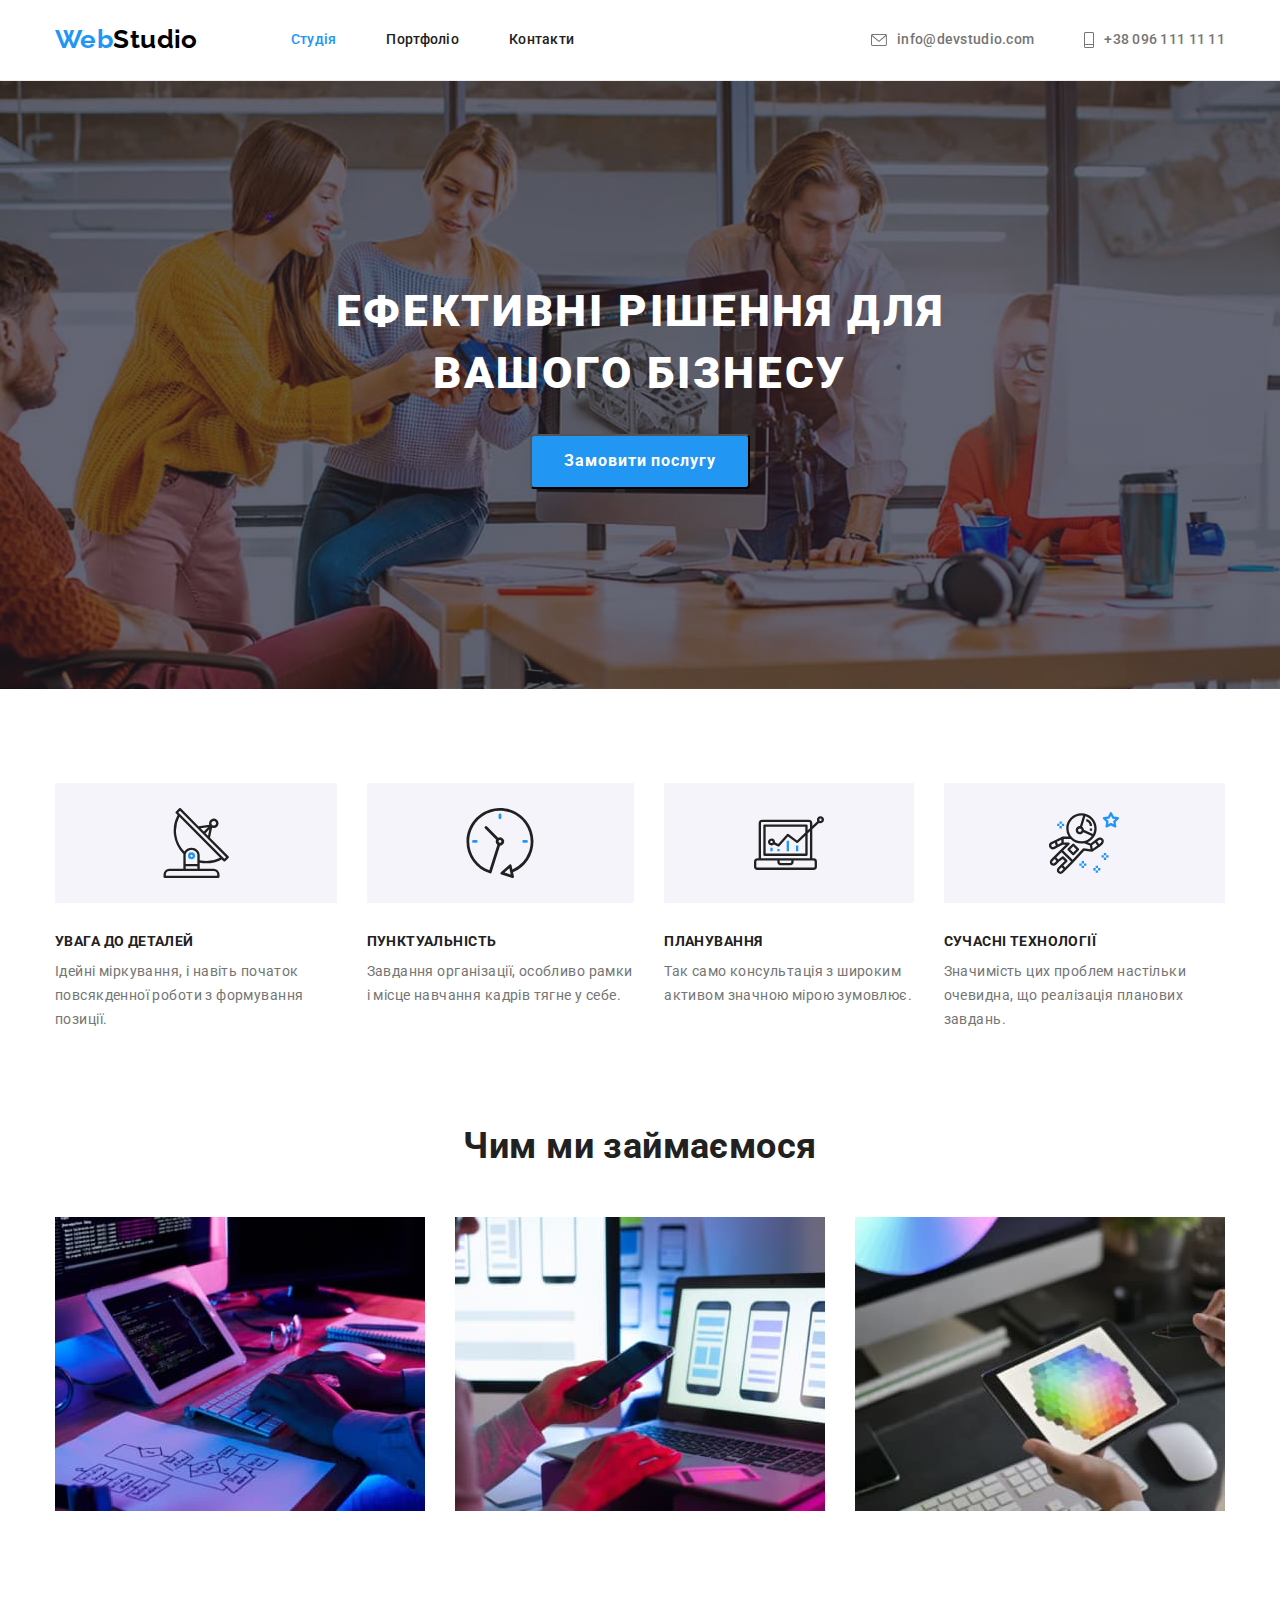
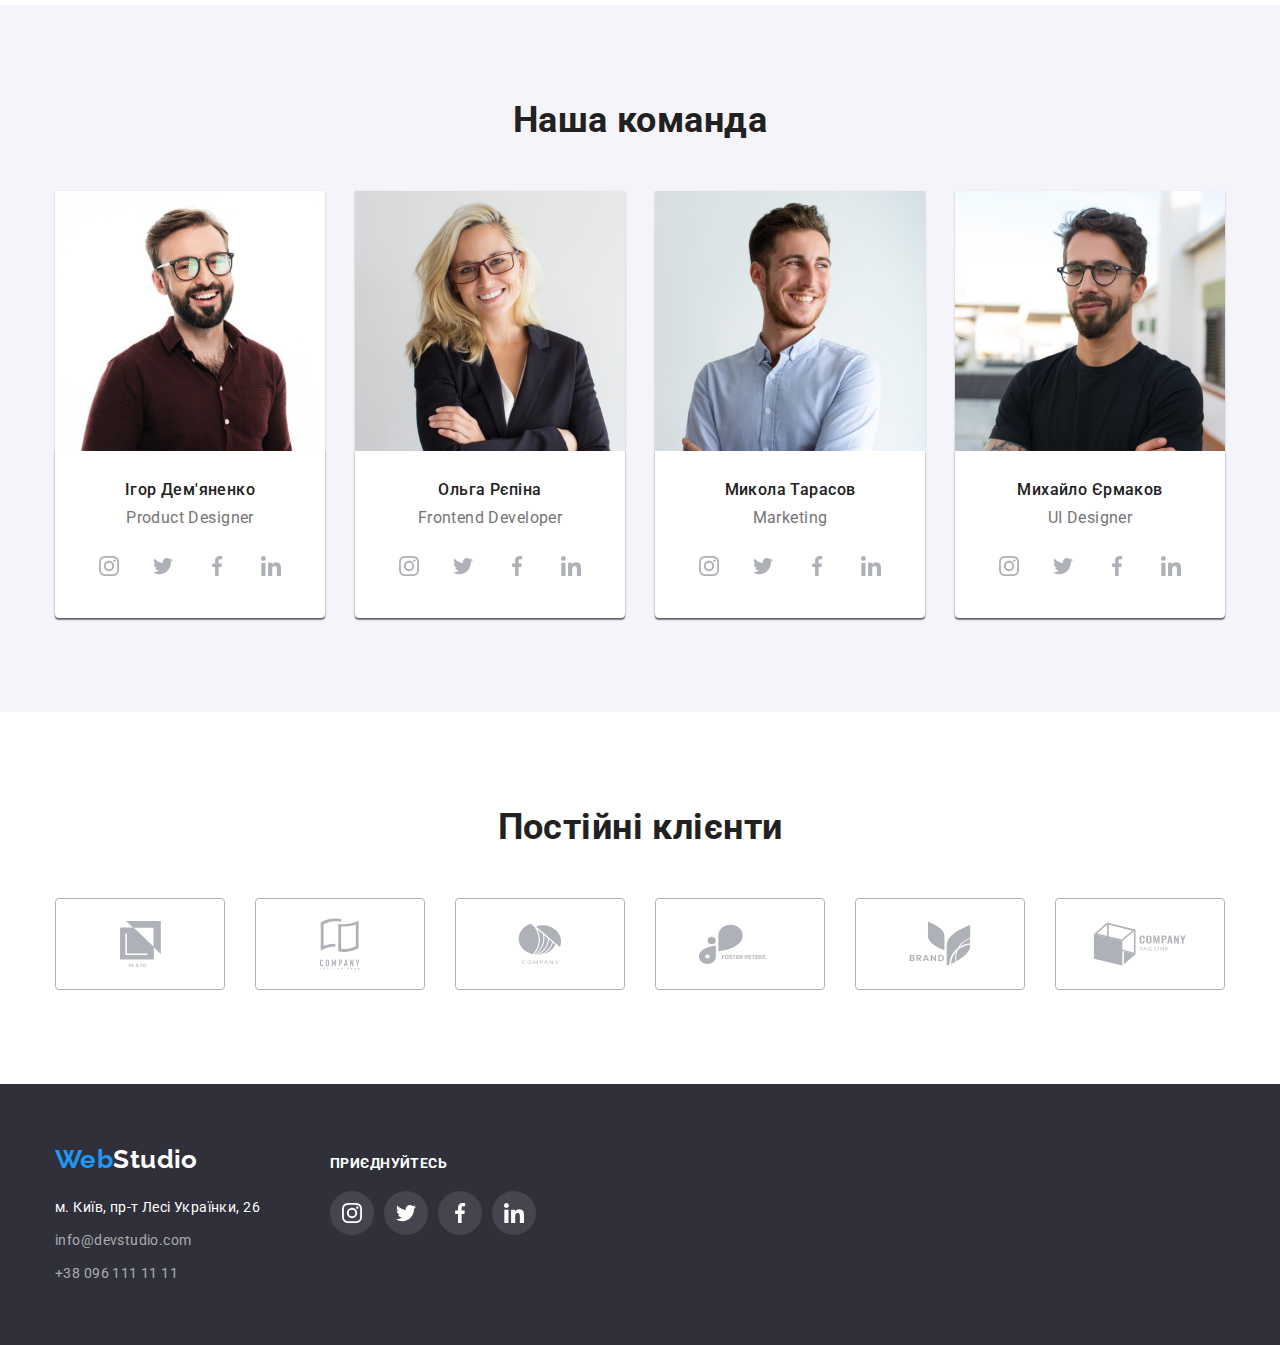
<file: index.html>
<!DOCTYPE html>
<html lang="uk">
  <head>
    <meta charset="UTF-8" />
    <meta http-equiv="X-UA-Compatible" content="IE=edge" />
    <meta name="viewport" content="width=device-width, initial-scale=1.0" />
    <title>Web Studio</title>
    <link rel="preconnect" href="https://fonts.googleapis.com" />
    <link rel="preconnect" href="https://fonts.gstatic.com" crossorigin />
    <link
      href="https://fonts.googleapis.com/css2?family=Raleway:wght@700&family=Roboto:wght@400;500;700;900&display=swap"
      rel="stylesheet"
    />
    <link
      rel="stylesheet"
      href="https://cdnjs.cloudflare.com/ajax/libs/modern-normalize/1.1.0/modern-normalize.min.css"
    />
    <link rel="stylesheet" href="./css/styles.css" />
  </head>
  <body>
    <!-- Шапка сторінки -->
    <header>
      <!-- Навігація на інші сторінки -->
      <div class="container main-nav">
        <nav class="main-nav">
          <a href="./index.html" class="logo main-nav"
            ><span class="logo-word">Web</span>Studio</a
          >
          <ul class="site-nav">
            <li class="item">
              <a href="./index.html" class="link current">Студія</a>
            </li>
            <li class="item">
              <a href="./portfolio.html" class="link">Портфоліо</a>
            </li>
            <li class="item"><a href="#" class="link">Контакти</a></li>
          </ul>
        </nav>
        <!-- Контакти -->
        <ul class="auth-nav">
          <li class="item">
            <a href="mailto:info@devstudio.com" class="link">
              <svg class="envelope" height="12" width="16">
                <use href="./images/sprite.svg#icon-envelope"></use>
              </svg>
              info@devstudio.com
            </a>
          </li>
          <li class="item">
            <a href="tel:+380961111111" class="link">
              <svg class="tel" height="16" width="10">
                <use href="./images/sprite.svg#icon-tel"></use>
              </svg>
              +38 096 111 11 11
            </a>
          </li>
        </ul>
      </div>
    </header>
    <!-- Основний контент -->
    <main>
      <!-- Герой -->
      <section class="hero">
        <div class="container">
          <h1 class="hero-title">Ефективні рішення для вашого бізнесу</h1>
          <button type="button" class="button primary">Замовити послугу</button>
        </div>
      </section>
      <!-- Наші особливості -->
      <section class="section">
        <div class="container">
          <h2 class="section-title visually-hidden">Наші особливості</h2>
          <ul class="features">
            <li class="item">
              <div class="icon">
                <svg width="70" height="70">
                  <use href="./images/sprite.svg#icon-details"></use>
                </svg>
              </div>
              <h3 class="title">Увага до деталей</h3>
              <p class="text">
                Ідейні міркування, і навіть початок повсякденної роботи з
                формування позиції.
              </p>
            </li>
            <li class="item">
              <div class="icon">
                <svg width="70" height="70">
                  <use href="./images/sprite.svg#icon-clock"></use>
                </svg>
              </div>
              <h3 class="title">Пунктуальність</h3>
              <p class="text">
                Завдання організації, особливо рамки і місце навчання кадрів
                тягне у себе.
              </p>
            </li>
            <li class="item">
              <div class="icon">
                <svg width="70" height="70">
                  <use href="./images/sprite.svg#icon-diagram"></use>
                </svg>
              </div>
              <h3 class="title">Планування</h3>
              <p class="text">
                Так само консультація з широким активом значною мірою зумовлює.
              </p>
            </li>
            <li class="item">
              <div class="icon">
                <svg width="70" height="70">
                  <use href="./images/sprite.svg#icon-astronaut"></use>
                </svg>
              </div>
              <h3 class="title">Сучасні технології</h3>
              <p class="text">
                Значимість цих проблем настільки очевидна, що реалізація
                планових завдань.
              </p>
            </li>
          </ul>
        </div>
      </section>
      <!-- Чим ми займаємося -->
      <section class="section no-padding">
        <div class="container">
          <h2 class="section-title">Чим ми займаємося</h2>
          <ul class="section-list">
            <li class="item">
              <img src="./images/img.jpg" alt="Десктопні додатки" width="370" />
            </li>
            <li class="item">
              <img
                src="./images/img-2.jpg"
                alt="Мобільні додатки"
                width="370"
              />
            </li>
            <li class="item">
              <img
                src="./images/img-3.jpg"
                alt="Дизайнерські рішення"
                width="370"
              />
            </li>
          </ul>
        </div>
      </section>
      <!-- Наша команда -->
      <section class="section">
        <div class="container">
          <h2 class="section-title">Наша команда</h2>
          <ul class="worker">
            <li class="item">
              <img
                src="./images/img-4.jpg"
                alt="Усміхнений мужчина в окулярах"
                width="270"
                class="img"
              />
              <div class="element">
                <h3 class="worker-title">Ігор Дем'яненко</h3>
                <p lang="en" class="worker-text">Product Designer</p>
                <ul class="network">
                  <li>
                    <a class="link" href="">
                      <svg height="20" width="20">
                        <use href="./images/sprite.svg#icon-instagram"></use>
                      </svg>
                    </a>
                  </li>
                  <li>
                    <a class="link" href="">
                      <svg height="20" width="20">
                        <use href="./images/sprite.svg#icon-twitter"></use>
                      </svg>
                    </a>
                  </li>
                  <li>
                    <a class="link" href="">
                      <svg height="20" width="20">
                        <use href="./images/sprite.svg#icon-facebook"></use>
                      </svg>
                    </a>
                  </li>
                  <li>
                    <a class="link" href="">
                      <svg height="20" width="20">
                        <use href="./images/sprite.svg#icon-linkedin"></use>
                      </svg>
                    </a>
                  </li>
                </ul>
              </div>
            </li>
            <li class="item">
              <img
                src="./images/img-5.jpg"
                alt="Усміхнена дівчина"
                width="270"
                class="img"
              />
              <div class="element">
                <h3 class="worker-title">Ольга Рєпіна</h3>
                <p lang="en" class="worker-text">Frontend Developer</p>
                <ul class="network">
                  <li>
                    <a class="link" href="">
                      <svg height="20" width="20">
                        <use href="./images/sprite.svg#icon-instagram"></use>
                      </svg>
                    </a>
                  </li>
                  <li>
                    <a class="link" href="">
                      <svg height="20" width="20">
                        <use href="./images/sprite.svg#icon-twitter"></use>
                      </svg>
                    </a>
                  </li>
                  <li>
                    <a class="link" href="">
                      <svg height="20" width="20">
                        <use href="./images/sprite.svg#icon-facebook"></use>
                      </svg>
                    </a>
                  </li>
                  <li>
                    <a class="link" href="">
                      <svg height="20" width="20">
                        <use href="./images/sprite.svg#icon-linkedin"></use>
                      </svg>
                    </a>
                  </li>
                </ul>
              </div>
            </li>
            <li class="item">
              <img
                src="./images/img-6.jpg"
                alt="Усміхнений хлопець"
                width="270"
                class="img"
              />
              <div class="element">
                <h3 class="worker-title">Микола Тарасов</h3>
                <p lang="en" class="worker-text">Marketing</p>
                <ul class="network">
                  <li>
                    <a class="link" href="">
                      <svg height="20" width="20">
                        <use href="./images/sprite.svg#icon-instagram"></use>
                      </svg>
                    </a>
                  </li>
                  <li>
                    <a class="link" href="">
                      <svg height="20" width="20">
                        <use href="./images/sprite.svg#icon-twitter"></use>
                      </svg>
                    </a>
                  </li>
                  <li>
                    <a class="link" href="">
                      <svg height="20" width="20">
                        <use href="./images/sprite.svg#icon-facebook"></use>
                      </svg>
                    </a>
                  </li>
                  <li>
                    <a class="link" href="">
                      <svg height="20" width="20">
                        <use href="./images/sprite.svg#icon-linkedin"></use>
                      </svg>
                    </a>
                  </li>
                </ul>
              </div>
            </li>
            <li class="item">
              <img
                src="./images/img-7.jpg"
                alt="Хлопець в окулярах"
                width="270"
                class="img"
              />
              <div class="element">
                <h3 class="worker-title">Михайло Єрмаков</h3>
                <p lang="en" class="worker-text">UI Designer</p>
                <ul class="network">
                  <li>
                    <a class="link" href="">
                      <svg height="20" width="20">
                        <use href="./images/sprite.svg#icon-instagram"></use>
                      </svg>
                    </a>
                  </li>
                  <li>
                    <a class="link" href="">
                      <svg height="20" width="20">
                        <use href="./images/sprite.svg#icon-twitter"></use>
                      </svg>
                    </a>
                  </li>
                  <li>
                    <a class="link" href="">
                      <svg height="20" width="20">
                        <use href="./images/sprite.svg#icon-facebook"></use>
                      </svg>
                    </a>
                  </li>
                  <li>
                    <a class="link" href="">
                      <svg height="20" width="20">
                        <use href="./images/sprite.svg#icon-linkedin"></use>
                      </svg>
                    </a>
                  </li>
                </ul>
              </div>
            </li>
          </ul>
        </div>
      </section>
      <!-- Постійні клієнти -->
      <section class="section">
        <div class="container">
          <h2 class="section-title">Постійні клієнти</h2>
          <ul class="list-company">
            <li>
              <a class="link" href="">
                <svg width="41" height="46.7">
                  <use href="./images/sprite.svg#icon-company1"></use>
                </svg>
              </a>
            </li>
            <li>
              <a class="link" href="">
                <svg width="40" height="52">
                  <use href="./images/sprite.svg#icon-company2"></use>
                </svg>
              </a>
            </li>
            <li>
              <a class="link" href="">
                <svg width="43.63" height="41.18">
                  <use href="./images/sprite.svg#icon-company3"></use>
                </svg>
              </a>
            </li>
            <li>
              <a class="link" href="">
                <svg width="84.44" height="40.62">
                  <use href="./images/sprite.svg#icon-company4"></use>
                </svg>
              </a>
            </li>
            <li>
              <a class="link" href="">
                <svg width="62.54" height="45.43">
                  <use href="./images/sprite.svg#icon-company5"></use>
                </svg>
              </a>
            </li>
            <li>
              <a class="link" href="">
                <svg width="93.79" height="43.93">
                  <use href="./images/sprite.svg#icon-company6"></use>
                </svg>
              </a>
            </li>
          </ul>
        </div>
      </section>
    </main>
    <!-- Футер -->
    <footer class="footer">
      <div class="container">
        <div>
          <a href="./index.html" class="logo"
            ><span class="logo-word">Web</span>Studio</a
          >
          <!-- адреса -->
          <address>
            <ul class="adress">
              <li class="item">
                <a
                  href="https://goo.gl/maps/bKzN3VFKRx83bwKXA"
                  target="_blank"
                  rel="noopener noreferrer nofollow"
                  class="adress-title"
                  >м. Київ, пр-т Лесі Українки, 26</a
                >
              </li>
              <li>
                <a href="mailto:info@devstudio.com" class="adress-link"
                  >info@devstudio.com</a
                >
              </li>
              <li>
                <a href="tel:+380961111111" class="adress-link"
                  >+38 096 111 11 11</a
                >
              </li>
            </ul>
          </address>
        </div>
        <!-- соціальні мережі -->
        <div class="footer-network">
          <p class="network-title">приєднуйтесь</p>
          <ul class="network-list">
            <li>
              <a class="link" href="">
                <svg height="20" width="20">
                  <use href="./images/sprite.svg#icon-instagram"></use>
                </svg>
              </a>
            </li>
            <li>
              <a class="link" href="">
                <svg height="20" width="20">
                  <use href="./images/sprite.svg#icon-twitter"></use>
                </svg>
              </a>
            </li>
            <li>
              <a class="link" href="">
                <svg height="20" width="20">
                  <use href="./images/sprite.svg#icon-facebook"></use>
                </svg>
              </a>
            </li>
            <li>
              <a class="link" href="">
                <svg height="20" width="20">
                  <use href="./images/sprite.svg#icon-linkedin"></use>
                </svg>
              </a>
            </li>
          </ul>
        </div>
      </div>
    </footer>
  </body>
</html>
</file>
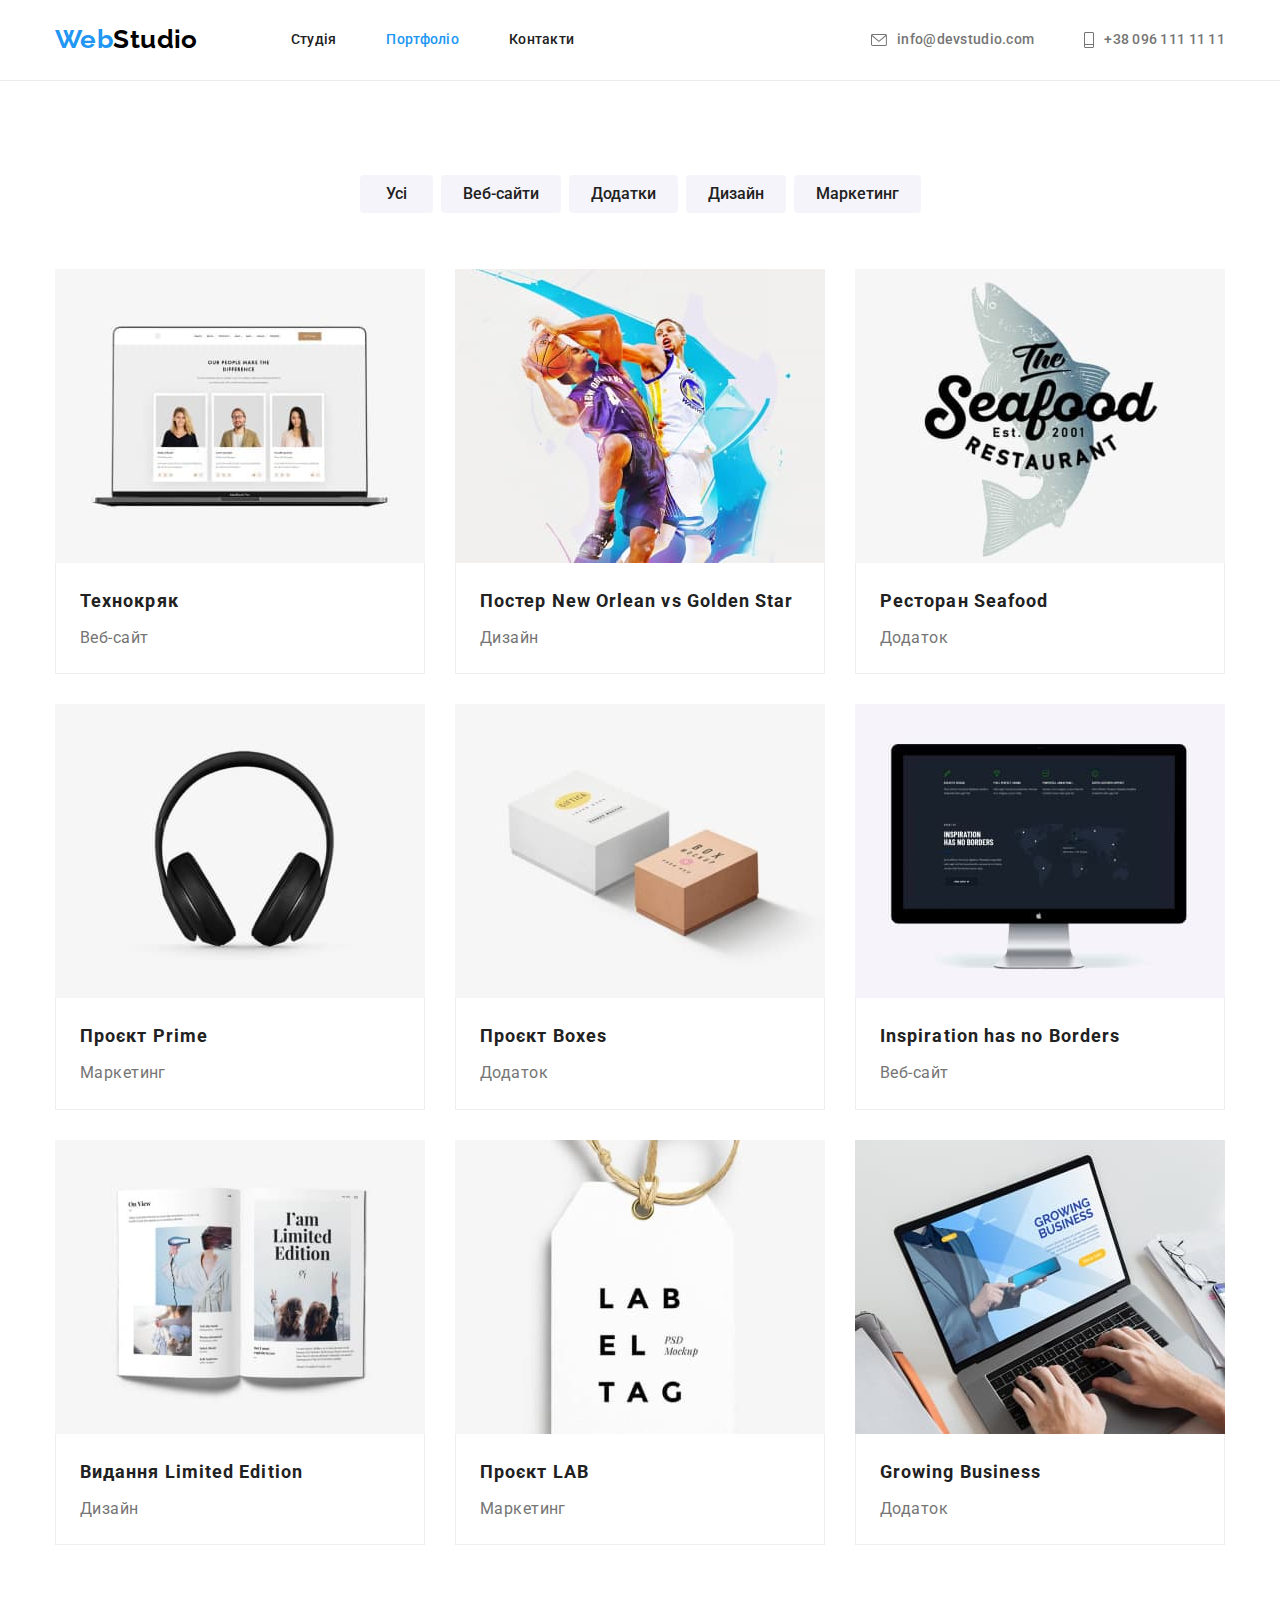
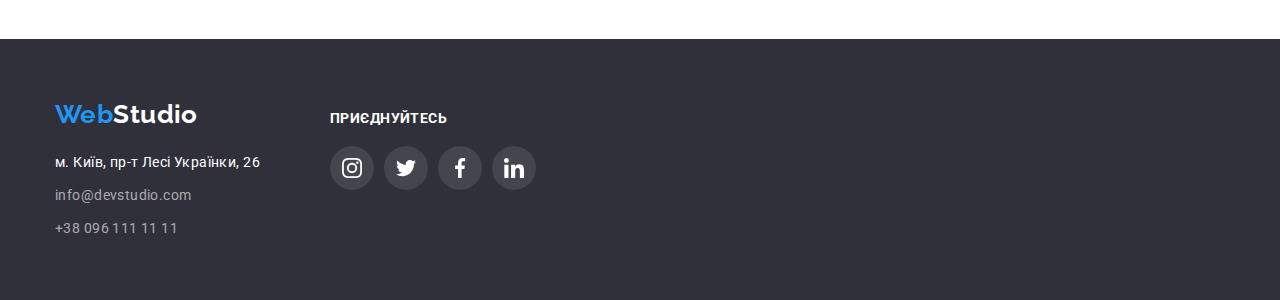
<file: portfolio.html>
<!DOCTYPE html>
<html lang="uk">
  <head>
    <meta charset="UTF-8" />
    <meta http-equiv="X-UA-Compatible" content="IE=edge" />
    <meta name="viewport" content="width=device-width, initial-scale=1.0" />
    <title>Web Studio</title>
    <link rel="preconnect" href="https://fonts.googleapis.com" />
    <link rel="preconnect" href="https://fonts.gstatic.com" crossorigin />
    <link
      href="https://fonts.googleapis.com/css2?family=Raleway:wght@700&family=Roboto:wght@400;500;700;900&display=swap"
      rel="stylesheet"
    />
    <link
      rel="stylesheet"
      href="https://cdnjs.cloudflare.com/ajax/libs/modern-normalize/1.1.0/modern-normalize.min.css"
    />
    <link rel="stylesheet" href="./css/styles.css" />
  </head>
  <body>
    <!-- Шапка сторінки -->
    <header>
      <!-- Навігація на інші сторінки -->
      <div class="container main-nav">
        <nav class="main-nav">
          <a href="./index.html" class="logo main-nav"
            ><span class="logo-word">Web</span>Studio</a
          >
          <ul class="site-nav">
            <li class="item">
              <a href="./index.html" class="link">Студія</a>
            </li>
            <li class="item">
              <a href="./portfolio.html" class="link current">Портфоліо</a>
            </li>
            <li class="item"><a href="#" class="link">Контакти</a></li>
          </ul>
        </nav>
        <!-- Контакти -->
        <ul class="auth-nav">
          <li class="item">
            <a href="mailto:info@devstudio.com" class="link">
              <svg class="envelope" height="12" width="16">
                <use href="./images/sprite.svg#icon-envelope"></use>
              </svg>
              info@devstudio.com
            </a>
          </li>
          <li class="item">
            <a href="tel:+380961111111" class="link">
              <svg class="tel" height="16" width="10">
                <use href="./images/sprite.svg#icon-tel"></use>
              </svg>
              +38 096 111 11 11
            </a>
          </li>
        </ul>
      </div>
    </header>
    <!--  Основний контент -->
    <main>
      <section class="section">
        <div class="container">
          <!-- заголовок -->
          <h1 class="visually-hidden">Портфоліо</h1>
          <!-- кнопки-фільтри -->
          <ul class="filter">
            <li class="item">
              <button type="button" class="button secondary current">
                Усі
              </button>
            </li>
            <li class="item">
              <button type="button" class="button secondary">Веб-сайти</button>
            </li>
            <li class="item">
              <button type="button" class="button secondary">Додатки</button>
            </li>
            <li class="item">
              <button type="button" class="button secondary">Дизайн</button>
            </li>
            <li class="item">
              <button type="button" class="button secondary">Маркетинг</button>
            </li>
          </ul>
          <!-- картки портфоліо -->
          <ul class="work-list">
            <li>
              <a href="" class="link">
                <img
                  src="./images/img-8(1).jpg"
                  alt="Група людей"
                  width="370"
                />
                <div class="project">
                  <h2 class="project-title">Технокряк</h2>
                  <p class="project-text">Веб-сайт</p>
                </div>
              </a>
            </li>
            <li>
              <a href="" class="link">
                <img src="./images/img-8.jpg" alt="Баскетболісти" width="370" />
                <div class="project">
                  <h2 class="project-title">
                    Постер New Orlean vs Golden Star
                  </h2>
                  <p class="project-text">Дизайн</p>
                </div>
              </a>
            </li>
            <li>
              <a href="" class="link">
                <img
                  src="./images/img-9.jpg"
                  alt="Лого ресторану"
                  width="370"
                />
                <div class="project">
                  <h2 class="project-title">Ресторан Seafood</h2>
                  <p class="project-text">Додаток</p>
                </div>
              </a>
            </li>
            <li>
              <a href="" class="link">
                <img src="./images/img-10.jpg" alt="Навушники" width="370" />
                <div class="project">
                  <h2 class="project-title">Проєкт Prime</h2>
                  <p class="project-text">Маркетинг</p>
                </div>
              </a>
            </li>
            <li>
              <a href="" class="link">
                <img src="./images/img-11.jpg" alt="Коробки" width="370" />
                <div class="project">
                  <h2 class="project-title">Проєкт Boxes</h2>
                  <p class="project-text">Додаток</p>
                </div>
              </a>
            </li>
            <li>
              <a href="" class="link">
                <img src="./images/img-12.jpg" alt="Монітор" width="370" />
                <div class="project">
                  <h2 lang="en" class="project-title">
                    Inspiration has no Borders
                  </h2>
                  <p class="project-text">Веб-сайт</p>
                </div>
              </a>
            </li>
            <li>
              <a href="" class="link">
                <img src="./images/img-13.jpg" alt="Журнал" width="370" />
                <div class="project">
                  <h2 class="project-title">Видання Limited Edition</h2>
                  <p class="project-text">Дизайн</p>
                </div>
              </a>
            </li>
            <li>
              <a href="" class="link">
                <img src="./images/img-14.jpg" alt="Бірка" width="370" />
                <div class="project">
                  <h2 class="project-title">Проєкт LAB</h2>
                  <p class="project-text">Маркетинг</p>
                </div>
              </a>
            </li>
            <li>
              <a href="" class="link">
                <img src="./images/img-15.jpg" alt="Ноутбук" width="370" />
                <div class="project">
                  <h2 lang="en" class="project-title">Growing Business</h2>
                  <p class="project-text">Додаток</p>
                </div>
              </a>
            </li>
          </ul>
        </div>
      </section>
    </main>
    <!-- Футер -->
    <footer class="footer">
      <div class="container">
        <div>
          <a href="./index.html" class="logo"
            ><span class="logo-word">Web</span>Studio</a
          >
          <!-- адреса -->
          <address>
            <ul class="adress">
              <li class="item">
                <a
                  href="https://goo.gl/maps/bKzN3VFKRx83bwKXA"
                  target="_blank"
                  rel="noopener noreferrer nofollow"
                  class="adress-title"
                  >м. Київ, пр-т Лесі Українки, 26</a
                >
              </li>
              <li>
                <a href="mailto:info@devstudio.com" class="adress-link"
                  >info@devstudio.com</a
                >
              </li>
              <li>
                <a href="tel:+380961111111" class="adress-link"
                  >+38 096 111 11 11</a
                >
              </li>
            </ul>
          </address>
        </div>
        <!-- соціальні мережі -->
        <div class="footer-network">
          <p class="network-title">приєднуйтесь</p>
          <ul class="network-list">
            <li>
              <a class="link" href="">
                <svg height="20" width="20">
                  <use href="./images/sprite.svg#icon-instagram"></use>
                </svg>
              </a>
            </li>
            <li>
              <a class="link" href="">
                <svg height="20" width="20">
                  <use href="./images/sprite.svg#icon-twitter"></use>
                </svg>
              </a>
            </li>
            <li>
              <a class="link" href="">
                <svg height="20" width="20">
                  <use href="./images/sprite.svg#icon-facebook"></use>
                </svg>
              </a>
            </li>
            <li>
              <a class="link" href="">
                <svg height="20" width="20">
                  <use href="./images/sprite.svg#icon-linkedin"></use>
                </svg>
              </a>
            </li>
          </ul>
        </div>
      </div>
    </footer>
  </body>
</html>
</file>
<file: css/styles.css>
:root {
    --primary-text-color:#757575;
    --secondary-gray-color:#F5F4FA;
    --title-text-color:#212121;
    --accent-color:#2196F3;
    --primary-white-color:#FFFFFF;
    --secondary-white-color:rgba(255, 255, 255, 0.6);
    --background-grey:#2F303A;
    --hover-blue-color:#188CE8;
    --primary-icon-color:#AFB1B8;
}

header {
    border-bottom: 1px solid #ECECEC;
}

body {
    background-color: var(--primary-white-color);
    color: var(--primary-text-color);

    font-family: roboto, sans-serif;
    letter-spacing: 0.03em;
    font-size: 14px;
}

h1, h2, h3, p, ul {
    margin-top: 0;
    margin-bottom: 0;
}

img, svg {
    display: block;
}

.container {
margin: 0 auto;
padding: 0 15px;
width: 1200px;
}

/* logo */
.logo {
    color: #000000;

    font-family: Raleway, sans-serif;
    font-weight: 700;
    font-size: 26px;
    text-decoration: none;
}

.logo-word {
    color: var(--accent-color);

    font-family: Raleway, sans-serif;
}

/* маркери */
ul {
    list-style: none;
    padding-inline-start: 0;
}

/* прихований текст */
.visually-hidden {
  position: absolute;
    white-space: nowrap;
    width: 1px;
    height: 1px;
    overflow: hidden;
    border: 0;
    padding: 0;
    clip: rect(0 0 0 0);
    clip-path: inset(50%);
    margin: -1px;
}

/* main nav */
.main-nav {
    display: flex;
    align-self: center;
}

/* site nav */
.site-nav {
    display: flex;
    gap:50px;
    margin-left: 93px;
}

.site-nav .item {
    flex-basis: calc((100%-100px)/3);
}

.site-nav .link {
    display: block;
    padding-top: 32px;
    padding-bottom: 32px;

    color: var(--title-text-color);
    letter-spacing: 0.02em;

    font-weight: 500;
    line-height: 1.14;
    text-decoration: none;
}

.site-nav .link:hover,
.site-nav .link:focus {
    color: var(--accent-color);
}

.site-nav .link.current {
    color: var(--accent-color);
}

/* контакти */
.auth-nav {
    display: flex;
    margin-left: auto;
}

.auth-nav .item+ .item {
    margin-left: 50px;
}

.auth-nav .item {
    display: flex;
    align-items: center;
}

.auth-nav .tel,
.auth-nav .envelope {
    margin-right: 10px;
}

.auth-nav .link {
    display: flex;
    padding-top: 32px;
    padding-bottom: 32px;
    align-items:center;

    color: var(--primary-text-color);
    fill: var(--primary-text-color);

    font-weight: 500;
    line-height: 1.14;
    letter-spacing: 0.02em;
    text-decoration: none;
}

.auth-nav .link:hover,
.auth-nav .link:focus {
    color: var(--accent-color);
    fill: currentColor;
}

/* footer */
.footer {
    padding-top: 60px;
    padding-bottom: 60px;

    background-color: var(--background-grey);
}

.footer .logo {
    display: block;
    margin-bottom: 20px;

    color: var(--primary-white-color);

    font-family: Raleway, sans-serif;
    font-weight: 700;
    font-size: 26px;
    line-height: calc(31/26);
    text-decoration: none;
}

.footer .container {
    display: flex;
    align-items:baseline;
}

.adress {
    display: flex;
    flex-direction: column;
    gap:9px;

    font-style: normal;   
}

.adress-title {
    color: var(--primary-white-color);

    text-decoration: none;
    line-height: calc(24/14);
}

.adress-link {
    color: var(--secondary-white-color);

    text-decoration: none;
    line-height: calc(24/14);
}

.adress-link:hover,
.adress-link:focus {
    color: var(--accent-color);
}

.footer-network {
    margin-left: 70px;
    width: 206px;
}

.footer-network .network-title {
    margin-bottom: 20px;

    font-size: 14px;
    font-weight: 700;
    line-height: calc(16/14);
    text-transform: uppercase;

    color: var(--primary-white-color);
}

.footer-network .network-list {
    display: flex;
    justify-content: space-between;
    align-items:center;
}

.footer-network .link {
    display: flex;
    justify-content: center;
    align-items:center;
    height: 44px;
    width: 44px;
    border-radius:50%;

    background-color: rgba(255, 255, 255, 0.1);
}

.footer-network .link {
    fill: var(--primary-white-color);
}

.footer-network .link:hover,
.footer-network .link:focus {
    background-color: var(--accent-color);
}


/* index */
/* hero */
.hero {
    max-width: 1600px;
    margin: 0 auto;
    padding-top: 200px;
    padding-bottom: 200px;

    background-color: var(--background-grey);
    background-image:linear-gradient(
        to right, 
        rgba(47, 48, 58, 0.4), 
        rgba(47, 48, 58, 0.4)
        ), 
        url(../images/img-hero.jpg);
    background-position: center;
    background-size: cover;

    text-align: center;
}

.hero-title {
    width: 696px;
    margin: 0 auto;
    margin-bottom: 30px;

    color: var(--primary-white-color);

    font-style: normal;
    font-weight: 900;
    font-size: 44px;
    line-height: 1.4;
    letter-spacing: 0.06em;
    text-transform: uppercase;
}

/* button */
.button {
    display: inline-block;
    border-radius: 4px;
    text-align: center;

    color: var(--primary-white-color);
    background-color: var(--accent-color);

    font-family: inherit;
    font-weight: 700;
    font-size: 16px;
    line-height: 1.9;
}

.button.primary {
    padding: 10px 32px;
    min-width: 216px;

    color: var(--primary-white-color);
    background-color: var(--accent-color);

    letter-spacing: 0.06em;
    cursor: pointer;
}

.button.primary:hover {
    color: var(--primary-white-color);
    background-color: var(--hover-blue-color);
}

.button.primary:focus {
    color: var(--primary-white-color);
    background-color: var(--hover-blue-color);
}

/* features */
.features {
    display: flex;
    gap: 30px;
}

.features .icon {
    display: flex;
    align-items:center;
    justify-content: center;
    margin-bottom: 30px;
    height: 120px;

    background-color: var(--secondary-gray-color);
}

.features .title {
    margin-bottom: 10px;

    color: var(--title-text-color);

    font-size: 14px;
    line-height: calc(16/14);
    text-transform: uppercase;
}

.features .item {
    flex-basis: calc((100%-90px)/4);
}

.features .text {
    line-height: calc(24/14);
}

/* section */
.section {
    padding-top: 94px;
    padding-bottom: 94px;
}

.section:nth-child(4) {
    background-color: var(--secondary-gray-color);
}

.section.no-padding {
    padding-top: 0;
}

.section-title {
    margin-bottom: 50px;

    color: var(--title-text-color);

    font-size: 36px;
    line-height: calc(42/36);
    text-align: center;
}

.section-list {
    display: flex;
    gap: 30px;
}

.section-list .item {
    flex-basis: calc((100%-60)/3);
}

/* команда */
.team {
    padding-top: 94px;
    padding-bottom: 94px;

    background-color: var(--secondary-gray-color);
}
.worker .worker-title {
    margin-bottom: 10px;

    color: var(--title-text-color);

    font-weight: 500; 
    font-size: 16px;
    line-height: calc(18.75/16);
    text-align: center;
}

.worker {
    display: flex;
    gap:30px;
}

.worker .item {
    flex-basis: calc((100%-90px)/4);
}

.worker .worker-text {
    font-size: 16px;
    line-height: calc(18.75/16);
    text-align: center;
    margin-bottom: 16px;
}

.worker .network {
    display: flex;
    margin: 0 32px;
    gap:10px;
    align-items:center;
}

.network .link {
    display: flex;
    border-radius:50%;
    justify-content: center;
    align-items:center;
    height: 44px;
    width: 44px;

    fill: #AFB1B8;
    color: var(--primary-white-color);
}

.network .link:hover,
.network .link:focus {
    background-color: var(--accent-color);
    fill:currentColor;
} 

.worker .item {
    background-color: var(--primary-white-color);
    border-bottom-left-radius: 4px;
    border-bottom-right-radius: 4px;
    box-shadow: 0px 1px 3px rgba(0, 0, 0, 0.12), 0px 1px 1px rgba(0, 0, 0, 0.14), 0px 2px 1px rgba(0, 0, 0, 0.2);
}

.worker .element {
    border-bottom-left-radius: 4px;
    border-bottom-right-radius: 4px;
    box-shadow: 0px 1px 3px rgba(0, 0, 0, 0.12), 0px 1px 1px rgba(0, 0, 0, 0.14), 0px 2px 1px rgba(0, 0, 0, 0.2);
    padding-top: 30px;
    padding-bottom: 30px;
}

/* companies */

.list-company {
    display: flex;
    gap:30px;
}

.list-company .link {
    display: flex;
    align-items:center;
    justify-content: center;
    border-radius: 4px;
    height: 92px;
    width: 170px;

    border: 1px solid var(--primary-icon-color);
    fill: var(--primary-icon-color);
    color: var(--accent-color);

    cursor: pointer;
}

.list-company .link:hover,
.list-company .link:focus {
    fill: currentColor;
    border: 1px solid currentColor; 
}

/* portfolio */
/* button */
.button.secondary {
    padding: 6px 22px;
    min-width: 73px;

    color: var(--title-text-color);
    background-color: var(--secondary-gray-color);

    font-weight: 500;
    font-size: 16px;
    line-height: calc(26/16);
    cursor: pointer;
    border: none;
}

.button.secondary:hover,
.button.secondary:focus {
    color: var(--primary-white-color);
    background-color: var(--accent-color);
    box-shadow: 0px 3px 1px rgba(0, 0, 0, 0.1), 0px 1px 2px rgba(0, 0, 0, 0.08), 0px 2px 2px rgba(0, 0, 0, 0.12);
}

.section .filter {
    display: flex;
    gap: 8px;
    justify-content: center;
    margin-bottom: 56px;
}

/* work */
.work-list {
    display: flex;
    flex-wrap: wrap;
    gap: 30px;
}

.work-list .link {
    display: block;
    text-decoration: none;
}

.work-list .link:hover,
.work-list .link:focus {
    box-shadow: 0px 1px 1px rgba(0, 0, 0, 0.12), 0px 4px 4px rgba(0, 0, 0, 0.06), 1px 4px 6px rgba(0, 0, 0, 0.16);
}

.project .project-title {
    margin-bottom: 4px;

    color: var(--title-text-color);

    font-size: 18px;
    line-height: 2;
    letter-spacing: 0.06em;
}

.project .project-text {
    color: var(--primary-text-color);

    font-size: 16px;
    line-height: 1.9;
}

.project {
    border: 1px solid #EEEEEE;
    border-top: none;
    padding: 20px 24px;
}
</file>
